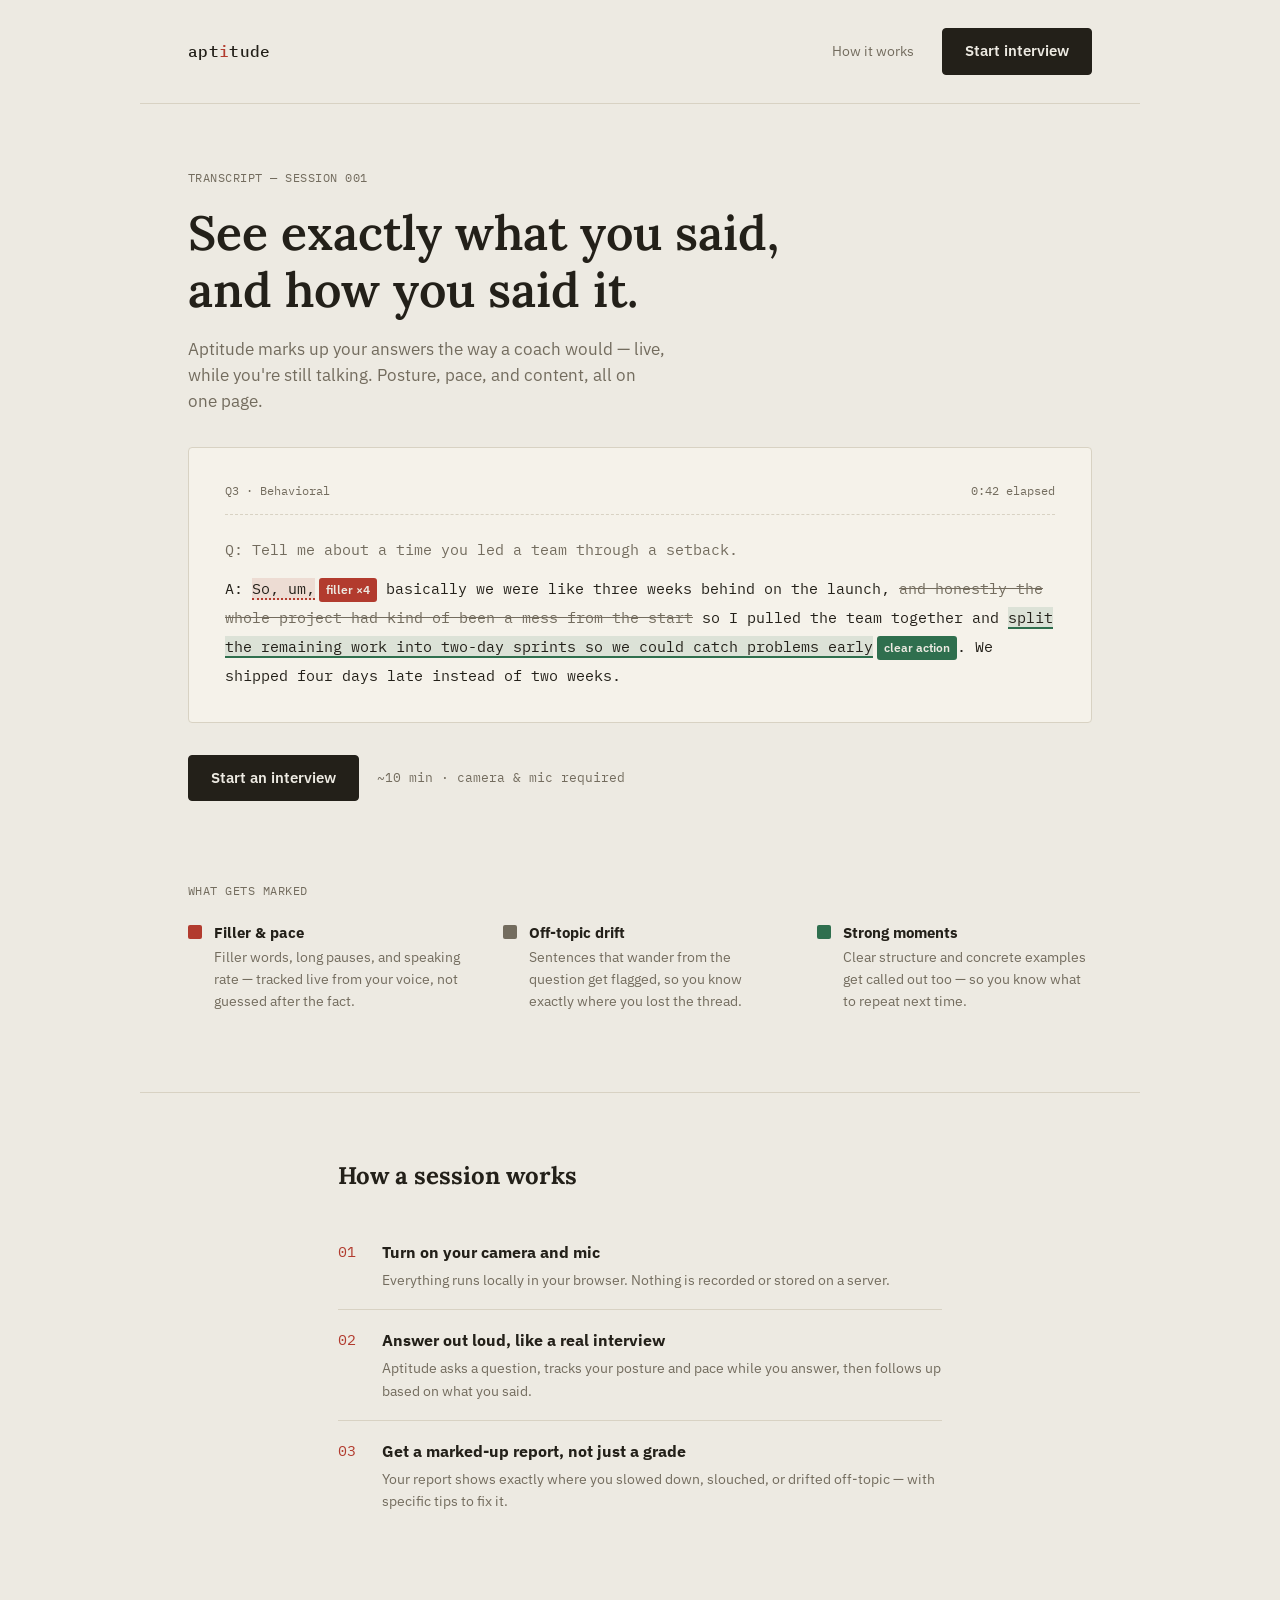
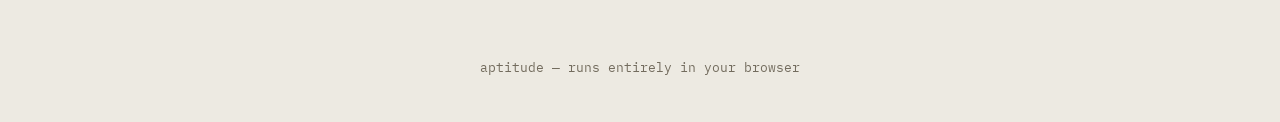
<file: index.html>
<!DOCTYPE html>
<html lang="en">
<head>
  <meta charset="UTF-8">
  <meta name="viewport" content="width=device-width, initial-scale=1.0">
  <title>Aptitude — Practice interviews that watch, listen, and score</title>
  <link rel="preconnect" href="https://fonts.googleapis.com">
  <link href="https://fonts.googleapis.com/css2?family=Lora:wght@500;600&family=IBM+Plex+Sans:wght@400;500;600&family=IBM+Plex+Mono:wght@400;500&display=swap" rel="stylesheet">
  <link rel="stylesheet" href="css/main.css">
</head>
<body>

  <nav class="nav">
    <div class="nav__logo">apt<span>i</span>tude</div>
    <div class="nav__links">
      <a href="#how" class="nav__how">How it works</a>
      <a href="coach.html" class="btn btn--primary">Start interview</a>
    </div>
  </nav>

  <header class="hero">
    <p class="hero__doc-label">TRANSCRIPT — SESSION 001</p>
    <h1 class="hero__title">See exactly what you said, and how you said it.</h1>
    <p class="hero__subtitle">
      Aptitude marks up your answers the way a coach would — live, while you're
      still talking. Posture, pace, and content, all on one page.
    </p>

    <div class="transcript">
      <div class="transcript__meta">
        <span>Q3 · Behavioral</span>
        <span>0:42 elapsed</span>
      </div>
      <p class="transcript__q">Q: Tell me about a time you led a team through a setback.</p>
      <p class="transcript__a">
        A: <span class="mark-filler">So, um,</span><span class="transcript__note transcript__note--pen">filler ×4</span>
        basically we were like three weeks behind on the launch,
        <span class="mark-cut">and honestly the whole project had kind of been a mess from the start</span>
        so I pulled the team together and <span class="mark-good">split the remaining work into two-day sprints
        so we could catch problems early</span><span class="transcript__note transcript__note--mark">clear action</span>.
        We shipped four days late instead of two weeks.
      </p>
    </div>

    <div class="hero__cta">
      <a href="coach.html" class="btn btn--primary">Start an interview</a>
      <span class="hero__cta-hint">~10 min · camera &amp; mic required</span>
    </div>
  </header>

  <section class="legend">
    <p class="legend__title">WHAT GETS MARKED</p>
    <div class="legend__grid">
      <div class="legend__item">
        <span class="legend__swatch legend__swatch--pen"></span>
        <div class="legend__text">
          <h4>Filler &amp; pace</h4>
          <p>Filler words, long pauses, and speaking rate — tracked live from your voice, not guessed after the fact.</p>
        </div>
      </div>
      <div class="legend__item">
        <span class="legend__swatch legend__swatch--ink"></span>
        <div class="legend__text">
          <h4>Off-topic drift</h4>
          <p>Sentences that wander from the question get flagged, so you know exactly where you lost the thread.</p>
        </div>
      </div>
      <div class="legend__item">
        <span class="legend__swatch legend__swatch--mark"></span>
        <div class="legend__text">
          <h4>Strong moments</h4>
          <p>Clear structure and concrete examples get called out too — so you know what to repeat next time.</p>
        </div>
      </div>
    </div>
  </section>

  <section class="how" id="how">
    <h2 class="how__title">How a session works</h2>

    <div class="how__item">
      <span class="how__index">01</span>
      <div class="how__text">
        <h3>Turn on your camera and mic</h3>
        <p>Everything runs locally in your browser. Nothing is recorded or stored on a server.</p>
      </div>
    </div>
    <div class="how__item">
      <span class="how__index">02</span>
      <div class="how__text">
        <h3>Answer out loud, like a real interview</h3>
        <p>Aptitude asks a question, tracks your posture and pace while you answer, then follows up based on what you said.</p>
      </div>
    </div>
    <div class="how__item">
      <span class="how__index">03</span>
      <div class="how__text">
        <h3>Get a marked-up report, not just a grade</h3>
        <p>Your report shows exactly where you slowed down, slouched, or drifted off-topic — with specific tips to fix it.</p>
      </div>
    </div>
  </section>

  <footer class="footer">
    aptitude — runs entirely in your browser
  </footer>

  <script src="js/home.js"></script>
</body>
</html>
</file>
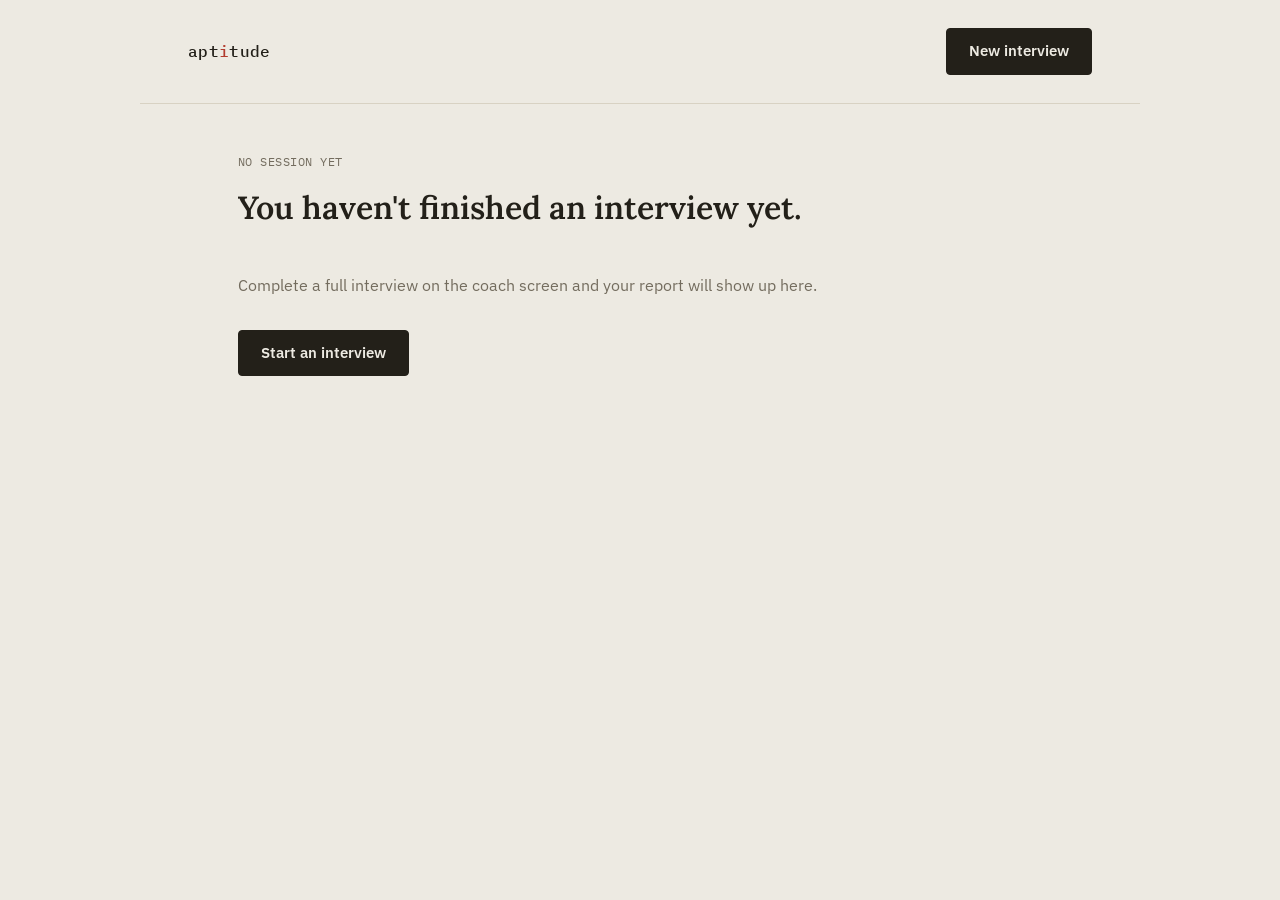
<file: report.html>
<!DOCTYPE html>
<html lang="en">
<head>
  <meta charset="UTF-8">
  <meta name="viewport" content="width=device-width, initial-scale=1.0">
  <title>Aptitude — Report</title>
  <link rel="preconnect" href="https://fonts.googleapis.com">
  <link href="https://fonts.googleapis.com/css2?family=Lora:wght@500;600&family=IBM+Plex+Sans:wght@400;500;600&family=IBM+Plex+Mono:wght@400;500&display=swap" rel="stylesheet">
  <link rel="stylesheet" href="css/main.css">
  <link rel="stylesheet" href="css/report.css">
</head>
<body>

  <nav class="nav">
    <a href="index.html" class="nav__logo">apt<span>i</span>tude</a>
    <div class="nav__links">
      <a href="coach.html" class="btn btn--primary">New interview</a>
    </div>
  </nav>

  <main class="report" id="empty-state" hidden>
    <p class="report__eyebrow">NO SESSION YET</p>
    <h1 class="report__title">You haven't finished an interview yet.</h1>
    <p style="color: var(--ink-soft); margin-bottom: 32px;">
      Complete a full interview on the coach screen and your report will show up here.
    </p>
    <a href="coach.html" class="btn btn--primary">Start an interview</a>
  </main>

  <main class="report" id="report-content" hidden>
    <p class="report__eyebrow" id="report-eyebrow">SESSION REPORT</p>
    <h1 class="report__title">Here's how it went.</h1>

    <section class="score-band" id="score-band"></section>

    <section class="breakdown">
      <h2 class="breakdown__title">Question by question</h2>
      <div id="breakdown-list"></div>
    </section>

    <section class="tips">
      <h2 class="tips__title">What to work on</h2>
      <div id="tips-list"></div>
    </section>

    <div class="report__actions">
      <a href="coach.html" class="btn btn--primary">Practice again</a>
      <a href="index.html" class="btn btn--ghost">Back home</a>
    </div>
  </main>

  <script src="js/store.js"></script>
  <script src="js/report.js"></script>
</body>
</html>
</file>
<file: css/main.css>
:root {
    --paper: #EDEAE2;
    --paper-raised: #F5F2EA;
    --line: #D8D2C3;
    --ink: #232019;
    --ink-soft: #736C5E;
    --pen: #B23B2E;
    --pen-soft: rgba(178, 59, 46, 0.12);
    --mark: #2F6F4E;
    --mark-soft: rgba(47, 111, 78, 0.12);

    --font-display: "Lora", serif;
    --font-body: "IBM Plex Sans", -apple-system, sans-serif;
    --font-mono: "IBM Plex Mono", monospace;

    --radius: 4px;
    }

    * {
    margin: 0;
    padding: 0;
    box-sizing: border-box;
    }

    html {
    scroll-behavior: smooth;
    }

    body {
    background: var(--paper);
    color: var(--ink);
    font-family: var(--font-body);
    line-height: 1.55;
    -webkit-font-smoothing: antialiased;
    }

    a {
    color: inherit;
    text-decoration: none;
    }


    .nav {
    display: flex;
    align-items: center;
    justify-content: space-between;
    padding: 28px 48px;
    max-width: 1000px;
    margin: 0 auto;
    border-bottom: 1px solid var(--line);
    }

    .nav__logo {
    font-family: var(--font-mono);
    font-size: 1rem;
    font-weight: 500;
    letter-spacing: 0.02em;
    }

    .nav__logo span {
    color: var(--pen);
    }

    .nav__links {
    display: flex;
    align-items: center;
    gap: 28px;
    }

    .nav__how {
    font-size: 0.9rem;
    color: var(--ink-soft);
    border-bottom: 1px solid transparent;
    }

    .nav__how:hover {
    color: var(--ink);
    border-bottom-color: var(--ink-soft);
    }

    .btn {
    display: inline-flex;
    align-items: center;
    justify-content: center;
    gap: 8px;
    padding: 11px 22px;
    border-radius: var(--radius);
    font-family: var(--font-body);
    font-size: 0.92rem;
    font-weight: 600;
    cursor: pointer;
    border: 1px solid var(--ink);
    transition: background 0.15s ease, color 0.15s ease;
    }

    .btn:focus-visible {
    outline: 2px solid var(--pen);
    outline-offset: 3px;
    }

    .btn--primary {
    background: var(--ink);
    color: var(--paper);
    }

    .btn--primary:hover {
    background: var(--pen);
    border-color: var(--pen);
    }


    .hero {
    max-width: 1000px;
    margin: 0 auto;
    padding: 64px 48px 40px;
    }

    .hero__doc-label {
    font-family: var(--font-mono);
    font-size: 0.78rem;
    color: var(--ink-soft);
    letter-spacing: 0.04em;
    margin-bottom: 18px;
    }

    .hero__title {
    font-family: var(--font-display);
    font-size: clamp(2rem, 4.4vw, 3rem);
    font-weight: 600;
    line-height: 1.18;
    max-width: 620px;
    margin-bottom: 18px;
    }

    .hero__subtitle {
    font-size: 1.05rem;
    color: var(--ink-soft);
    max-width: 480px;
    margin-bottom: 32px;
    }


    .transcript {
    background: var(--paper-raised);
    border: 1px solid var(--line);
    border-radius: var(--radius);
    padding: 32px 36px;
    font-family: var(--font-mono);
    font-size: 0.95rem;
    line-height: 1.9;
    position: relative;
    }

    .transcript__meta {
    display: flex;
    justify-content: space-between;
    font-size: 0.75rem;
    color: var(--ink-soft);
    margin-bottom: 20px;
    padding-bottom: 12px;
    border-bottom: 1px dashed var(--line);
    }

    .transcript__q {
    color: var(--ink-soft);
    margin-bottom: 10px;
    }

    .transcript__a {
    color: var(--ink);
    }

    .mark-filler {
    background: var(--pen-soft);
    border-bottom: 2px dotted var(--pen);
    position: relative;
    }

    .mark-cut {
    text-decoration: line-through;
    color: var(--ink-soft);
    }

    .mark-good {
    background: var(--mark-soft);
    border-bottom: 2px solid var(--mark);
    }

    .transcript__note {
    display: inline-block;
    font-family: var(--font-body);
    font-size: 0.72rem;
    font-weight: 600;
    padding: 1px 7px;
    border-radius: 3px;
    margin-left: 4px;
    vertical-align: middle;
    white-space: nowrap;
    }

    .transcript__note--pen {
    background: var(--pen);
    color: var(--paper);
    }

    .transcript__note--mark {
    background: var(--mark);
    color: var(--paper);
    }

    .hero__cta {
    margin-top: 32px;
    display: flex;
    align-items: center;
    gap: 18px;
    }

    .hero__cta-hint {
    font-family: var(--font-mono);
    font-size: 0.8rem;
    color: var(--ink-soft);
    }

    /* ===========================
    Legend (replaces feature cards)
    =========================== */
    .legend {
    max-width: 1000px;
    margin: 0 auto;
    padding: 40px 48px 80px;
    border-bottom: 1px solid var(--line);
    }

    .legend__title {
    font-family: var(--font-mono);
    font-size: 0.78rem;
    color: var(--ink-soft);
    letter-spacing: 0.04em;
    margin-bottom: 20px;
    }

    .legend__grid {
    display: flex;
    flex-wrap: wrap;
    gap: 28px 40px;
    }

    .legend__item {
    display: flex;
    align-items: flex-start;
    gap: 12px;
    flex: 1 1 260px;
    }

    .legend__swatch {
    width: 14px;
    height: 14px;
    border-radius: 2px;
    margin-top: 4px;
    flex-shrink: 0;
    }

    .legend__swatch--pen {
    background: var(--pen);
    }

    .legend__swatch--mark {
    background: var(--mark);
    }

    .legend__swatch--ink {
    background: var(--ink-soft);
    }

    .legend__text h4 {
    font-size: 0.95rem;
    margin-bottom: 3px;
    }

    .legend__text p {
    font-size: 0.87rem;
    color: var(--ink-soft);
    }


    .how {
    max-width: 700px;
    margin: 0 auto;
    padding: 64px 48px 100px;
    }

    .how__title {
    font-family: var(--font-display);
    font-size: 1.5rem;
    margin-bottom: 28px;
    }

    .how__item {
    display: flex;
    gap: 20px;
    padding: 18px 0;
    border-bottom: 1px solid var(--line);
    }

    .how__item:last-child {
    border-bottom: none;
    }

    .how__index {
    font-family: var(--font-mono);
    color: var(--pen);
    font-size: 0.95rem;
    min-width: 24px;
    }

    .how__text h3 {
    font-size: 1rem;
    margin-bottom: 4px;
    }

    .how__text p {
    color: var(--ink-soft);
    font-size: 0.9rem;
    }


    .footer {
    text-align: center;
    padding: 28px 48px 44px;
    color: var(--ink-soft);
    font-size: 0.8rem;
    font-family: var(--font-mono);
    }

    @media (max-width: 720px) {
    .nav, .hero, .legend, .how {
        padding-left: 24px;
        padding-right: 24px;
    }
    .transcript {
        padding: 24px 20px;
        font-size: 0.85rem;
    }
    .transcript__meta {
        flex-direction: column;
        gap: 4px;
    }
    .hero__cta {
        flex-direction: column;
        align-items: flex-start;
    }
    }

    .btn--ghost {
    background: transparent;
    color: var(--ink);
    }

    .btn--ghost:hover {
    background: var(--paper-raised);
    }
</file>
<file: css/report.css>
.report {
    max-width: 900px;
    margin: 0 auto;
    padding: 48px 48px 100px;
    }

    .report__eyebrow {
    font-family: var(--font-mono);
    font-size: 0.78rem;
    color: var(--ink-soft);
    letter-spacing: 0.04em;
    margin-bottom: 12px;
    }

    .report__title {
    font-family: var(--font-display);
    font-size: 2rem;        
    font-weight: 600;
    margin-bottom: 40px;
    }

    .score-band {
    display: grid;
    grid-template-columns: repeat(3, 1fr);
    gap: 16px;
    margin-bottom: 48px;
    }

    .score-stat {
    background: var(--paper-raised);
    border: 1px solid var(--line);
    border-radius: var(--radius);
    padding: 22px 24px;
    }

    .score-stat__label {
    font-family: var(--font-mono);
    font-size: 0.72rem;
    letter-spacing: 0.04em;
    color: var(--ink-soft);
    margin-bottom: 10px;
    }

    .score-stat__value {
    font-family: var(--font-display);
    font-size: 2rem;
    font-weight: 600;
    }

    .score-stat__value--pen {
    color: var(--pen);
    }

    .score-stat__value--mark {
    color: var(--mark);
    }

    .score-stat__note {
    font-size: 0.82rem;
    color: var(--ink-soft);
    margin-top: 4px;
    }

    .breakdown {
    margin-bottom: 48px;
    }

    .breakdown__title {
    font-family: var(--font-display);
    font-size: 1.3rem;
    margin-bottom: 20px;
    }

    .question-report {
    background: var(--paper-raised);
    border: 1px solid var(--line);
    border-radius: var(--radius);
    padding: 22px 26px;
    margin-bottom: 16px;
    }

    .question-report__meta {
    display: flex;
    justify-content: space-between;
    font-family: var(--font-mono);
    font-size: 0.75rem;
    color: var(--ink-soft);
    margin-bottom: 10px;
    }

    .question-report__prompt {
    font-family: var(--font-display);
    font-size: 1.05rem;
    margin-bottom: 14px;
    }

    .question-report__transcript {
    font-family: var(--font-mono);
    font-size: 0.88rem;
    line-height: 1.8;
    color: var(--ink);
    margin-bottom: 14px;
    }

    .question-report__stats {
    display: flex;
    gap: 24px;
    font-family: var(--font-mono);
    font-size: 0.78rem;
    color: var(--ink-soft);
    }

    .question-report__stats span strong {
    color: var(--ink);
    font-weight: 600;
    }

    .tips {
    margin-bottom: 40px;
    }

    .tips__title {
    font-family: var(--font-display);
    font-size: 1.3rem;
    margin-bottom: 20px;
    }

    .tips__item {
    display: flex;
    gap: 14px;
    padding: 14px 0;
    border-bottom: 1px solid var(--line);
    }

    .tips__item:last-child {
    border-bottom: none;
    }

    .tips__marker {
    color: var(--pen);
    font-family: var(--font-mono);
    font-size: 0.9rem;
    flex-shrink: 0;
    }

    .tips__text {
    font-size: 0.92rem;
    color: var(--ink);
    }

    .report__actions {
    display: flex;
    gap: 12px;
    }

    @media (max-width: 720px) {
    .report {
        padding: 32px 24px 80px;
    }
    .score-band {
        grid-template-columns: 1fr;
    }
    .question-report__stats {
        flex-wrap: wrap;
        gap: 12px;
    }
    }
</file>
